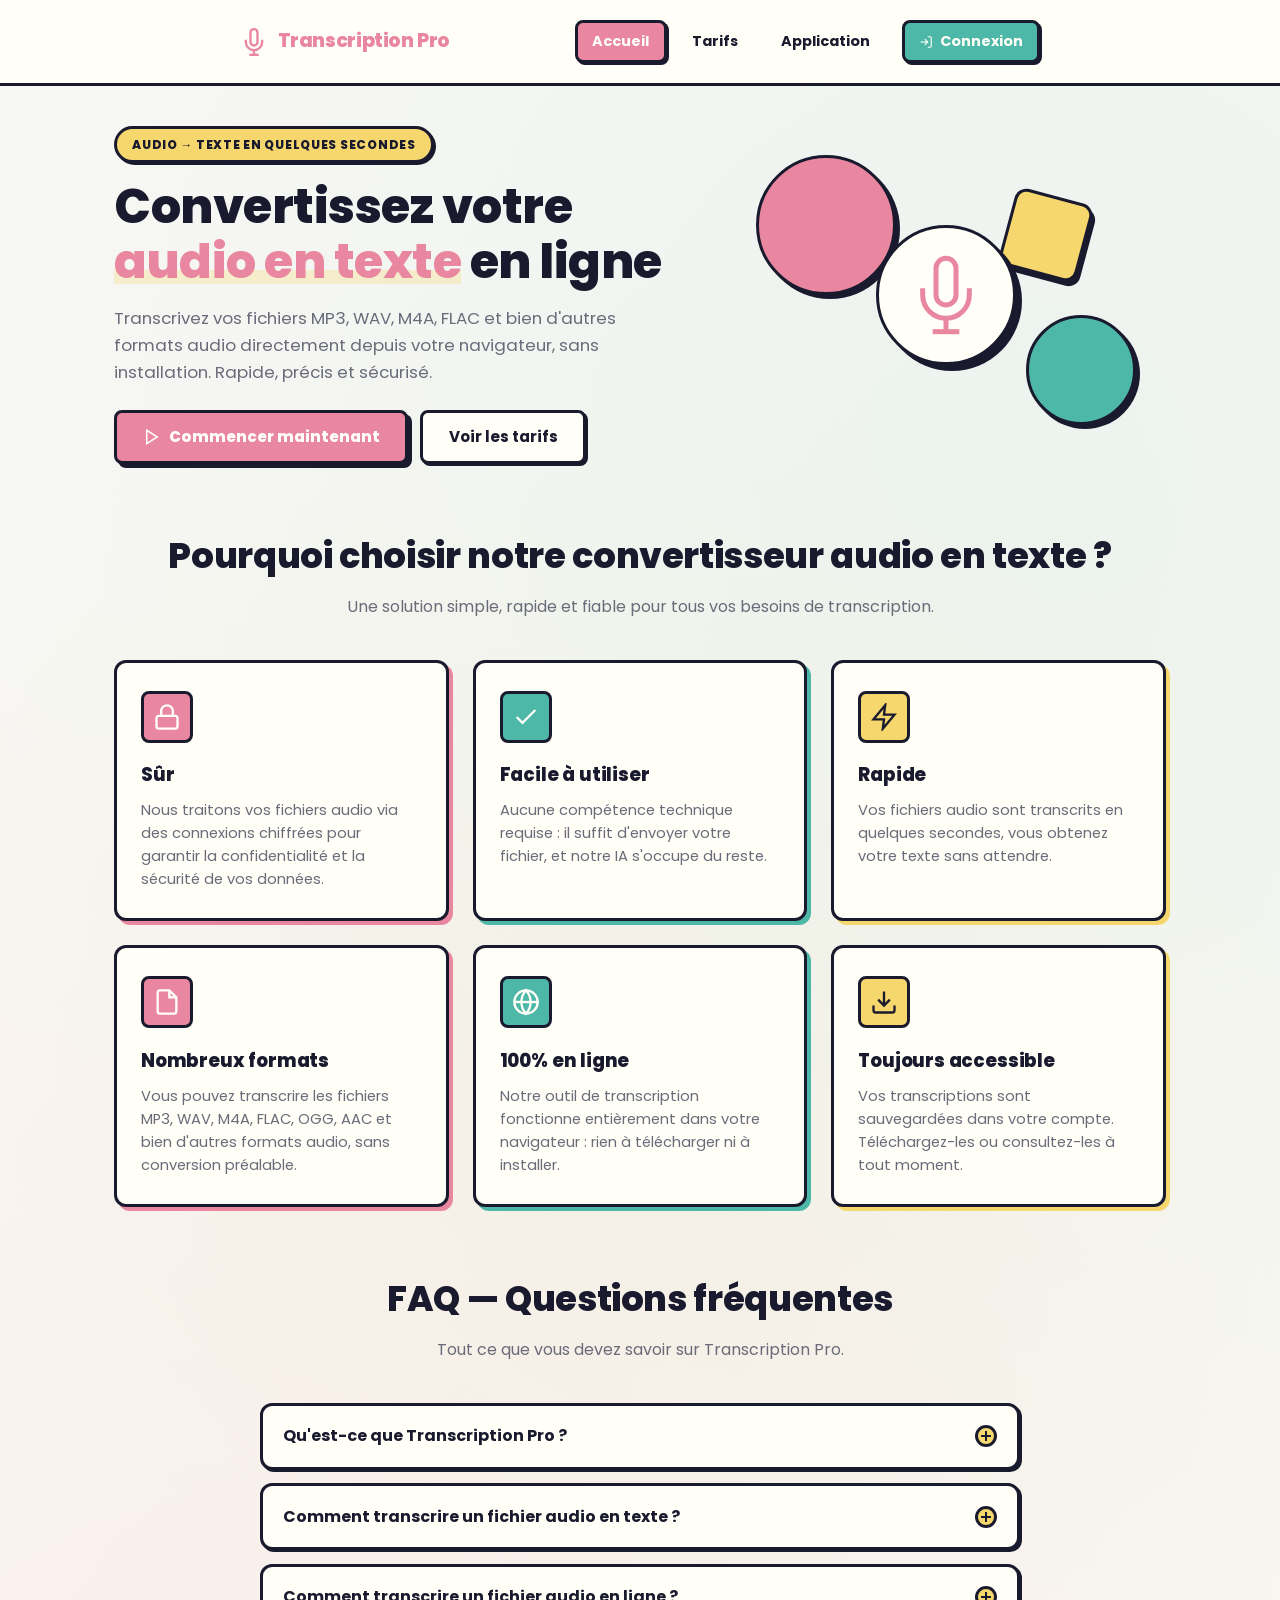
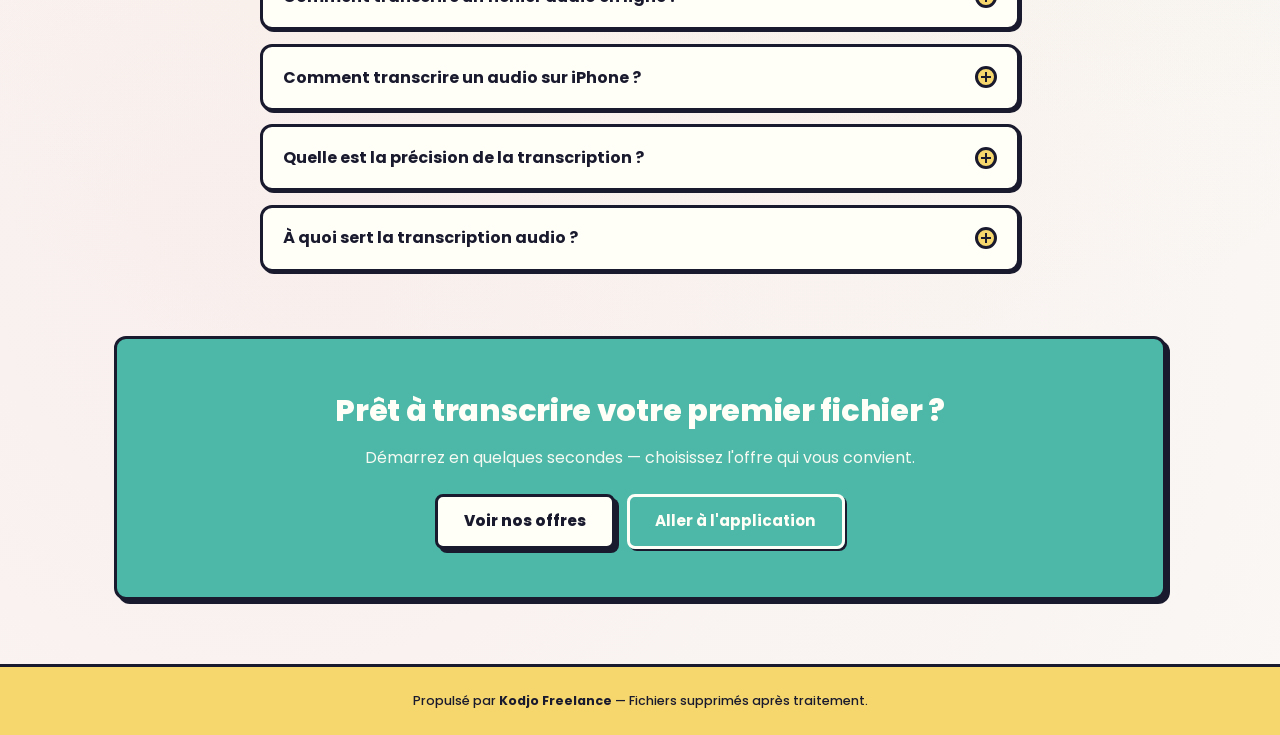
<file: frontend/index.html>
<!DOCTYPE html>
<html lang="fr">
<head>
  <meta charset="UTF-8" />
  <meta name="viewport" content="width=device-width, initial-scale=1.0" />
  <title>Transcription Pro — Convertir Audio en Texte en ligne</title>
  <meta name="description" content="Convertissez vos fichiers audio en texte rapidement, en toute sécurité. MP3, WAV, M4A, FLAC et plus encore." />
  <link rel="icon" href="favicon.ico" type="image/x-icon" />
  <link rel="preconnect" href="https://fonts.googleapis.com" />
  <link rel="preconnect" href="https://fonts.gstatic.com" crossorigin />
  <link rel="stylesheet" href="https://fonts.googleapis.com/css2?family=Poppins:wght@400;500;600;700;800&display=swap" />
  <link rel="stylesheet" href="style.css" />
</head>
<body class="page-home">

  <header>
    <div class="header-inner">
      <a href="index.html" class="logo">
        <svg width="28" height="28" viewBox="0 0 24 24" fill="none" stroke="currentColor" stroke-width="2">
          <path d="M12 1a3 3 0 0 0-3 3v8a3 3 0 0 0 6 0V4a3 3 0 0 0-3-3z"/>
          <path d="M19 10v2a7 7 0 0 1-14 0v-2"/>
          <line x1="12" y1="19" x2="12" y2="23"/>
          <line x1="8" y1="23" x2="16" y2="23"/>
        </svg>
        <span>Transcription Pro</span>
      </a>

      <nav class="main-nav">
        <a href="index.html" class="active">Accueil</a>
        <a href="pricing.html">Tarifs</a>
        <a href="app.html">Application</a>
        <a href="app.html" class="nav-login">
          <svg width="14" height="14" viewBox="0 0 24 24" fill="none" stroke="currentColor" stroke-width="2">
            <path d="M15 3h4a2 2 0 0 1 2 2v14a2 2 0 0 1-2 2h-4"/>
            <polyline points="10 17 15 12 10 7"/>
            <line x1="15" y1="12" x2="3" y2="12"/>
          </svg>
          Connexion
        </a>
      </nav>
    </div>
  </header>

  <main class="home-main">

    <!-- ═══════════════════════════════════════
         HERO
    ════════════════════════════════════════ -->
    <section class="hero">
      <div class="hero-content">
        <span class="hero-badge">Audio → Texte en quelques secondes</span>
        <h1>Convertissez votre <span class="hero-accent">audio en texte</span> en ligne</h1>
        <p class="hero-sub">
          Transcrivez vos fichiers MP3, WAV, M4A, FLAC et bien d'autres formats audio
          directement depuis votre navigateur, sans installation. Rapide, précis et sécurisé.
        </p>
        <div class="hero-cta">
          <a href="app.html" class="btn-primary">
            <svg width="18" height="18" viewBox="0 0 24 24" fill="none" stroke="currentColor" stroke-width="2">
              <polygon points="5 3 19 12 5 21 5 3"/>
            </svg>
            Commencer maintenant
          </a>
          <a href="pricing.html" class="btn-outline">Voir les tarifs</a>
        </div>
      </div>
      <div class="hero-visual" aria-hidden="true">
        <div class="hero-shape hero-shape--pink"></div>
        <div class="hero-shape hero-shape--teal"></div>
        <div class="hero-shape hero-shape--yellow"></div>
        <div class="hero-mic">
          <svg width="80" height="80" viewBox="0 0 24 24" fill="none" stroke="currentColor" stroke-width="1.5">
            <path d="M12 1a3 3 0 0 0-3 3v8a3 3 0 0 0 6 0V4a3 3 0 0 0-3-3z"/>
            <path d="M19 10v2a7 7 0 0 1-14 0v-2"/>
            <line x1="12" y1="19" x2="12" y2="23"/>
            <line x1="8" y1="23" x2="16" y2="23"/>
          </svg>
        </div>
      </div>
    </section>

    <!-- ═══════════════════════════════════════
         POURQUOI CHOISIR
    ════════════════════════════════════════ -->
    <section class="features">
      <h2 class="section-title">Pourquoi choisir notre convertisseur audio en texte&nbsp;?</h2>
      <p class="section-sub">
        Une solution simple, rapide et fiable pour tous vos besoins de transcription.
      </p>

      <div class="features-grid">

        <article class="feature-card feature-card--pink">
          <div class="feature-icon">
            <svg width="28" height="28" viewBox="0 0 24 24" fill="none" stroke="currentColor" stroke-width="2">
              <rect x="3" y="11" width="18" height="11" rx="2"/>
              <path d="M7 11V7a5 5 0 0 1 10 0v4"/>
            </svg>
          </div>
          <h3>Sûr</h3>
          <p>Nous traitons vos fichiers audio via des connexions chiffrées pour garantir
             la confidentialité et la sécurité de vos données.</p>
        </article>

        <article class="feature-card feature-card--teal">
          <div class="feature-icon">
            <svg width="28" height="28" viewBox="0 0 24 24" fill="none" stroke="currentColor" stroke-width="2">
              <polyline points="20 6 9 17 4 12"/>
            </svg>
          </div>
          <h3>Facile à utiliser</h3>
          <p>Aucune compétence technique requise : il suffit d'envoyer votre fichier,
             et notre IA s'occupe du reste.</p>
        </article>

        <article class="feature-card feature-card--yellow">
          <div class="feature-icon">
            <svg width="28" height="28" viewBox="0 0 24 24" fill="none" stroke="currentColor" stroke-width="2">
              <polygon points="13 2 3 14 12 14 11 22 21 10 12 10 13 2"/>
            </svg>
          </div>
          <h3>Rapide</h3>
          <p>Vos fichiers audio sont transcrits en quelques secondes, vous obtenez
             votre texte sans attendre.</p>
        </article>

        <article class="feature-card feature-card--pink">
          <div class="feature-icon">
            <svg width="28" height="28" viewBox="0 0 24 24" fill="none" stroke="currentColor" stroke-width="2">
              <path d="M14 2H6a2 2 0 0 0-2 2v16a2 2 0 0 0 2 2h12a2 2 0 0 0 2-2V8z"/>
              <polyline points="14 2 14 8 20 8"/>
            </svg>
          </div>
          <h3>Nombreux formats</h3>
          <p>Vous pouvez transcrire les fichiers MP3, WAV, M4A, FLAC, OGG, AAC et
             bien d'autres formats audio, sans conversion préalable.</p>
        </article>

        <article class="feature-card feature-card--teal">
          <div class="feature-icon">
            <svg width="28" height="28" viewBox="0 0 24 24" fill="none" stroke="currentColor" stroke-width="2">
              <circle cx="12" cy="12" r="10"/>
              <line x1="2" y1="12" x2="22" y2="12"/>
              <path d="M12 2a15.3 15.3 0 0 1 4 10 15.3 15.3 0 0 1-4 10 15.3 15.3 0 0 1-4-10 15.3 15.3 0 0 1 4-10z"/>
            </svg>
          </div>
          <h3>100% en ligne</h3>
          <p>Notre outil de transcription fonctionne entièrement dans votre navigateur :
             rien à télécharger ni à installer.</p>
        </article>

        <article class="feature-card feature-card--yellow">
          <div class="feature-icon">
            <svg width="28" height="28" viewBox="0 0 24 24" fill="none" stroke="currentColor" stroke-width="2">
              <path d="M21 15v4a2 2 0 0 1-2 2H5a2 2 0 0 1-2-2v-4"/>
              <polyline points="7 10 12 15 17 10"/>
              <line x1="12" y1="15" x2="12" y2="3"/>
            </svg>
          </div>
          <h3>Toujours accessible</h3>
          <p>Vos transcriptions sont sauvegardées dans votre compte. Téléchargez-les
             ou consultez-les à tout moment.</p>
        </article>

      </div>
    </section>

    <!-- ═══════════════════════════════════════
         FAQ
    ════════════════════════════════════════ -->
    <section class="faq">
      <h2 class="section-title">FAQ — Questions fréquentes</h2>
      <p class="section-sub">Tout ce que vous devez savoir sur Transcription Pro.</p>

      <div class="faq-list">

        <details class="faq-item">
          <summary>
            <span>Qu'est-ce que Transcription Pro&nbsp;?</span>
            <span class="faq-icon" aria-hidden="true"></span>
          </summary>
          <div class="faq-content">
            <p>Transcription Pro est un service en ligne qui convertit automatiquement vos
               fichiers audio en texte grâce à l'intelligence artificielle. Il prend en charge
               de nombreux formats (MP3, WAV, M4A, FLAC, OGG…) et plusieurs langues, dont le
               français, l'anglais, l'espagnol et bien d'autres.</p>
          </div>
        </details>

        <details class="faq-item">
          <summary>
            <span>Comment transcrire un fichier audio en texte&nbsp;?</span>
            <span class="faq-icon" aria-hidden="true"></span>
          </summary>
          <div class="faq-content">
            <p>C'est très simple : connectez-vous, glissez-déposez votre fichier audio
               (ou cliquez sur «&nbsp;Parcourir&nbsp;»), choisissez la langue, puis lancez
               la transcription. Vous obtenez le résultat en quelques secondes, prêt à être
               copié ou exporté au format TXT, SRT ou Word.</p>
          </div>
        </details>

        <details class="faq-item">
          <summary>
            <span>Comment transcrire un fichier audio en ligne&nbsp;?</span>
            <span class="faq-icon" aria-hidden="true"></span>
          </summary>
          <div class="faq-content">
            <p>Tout se passe directement dans votre navigateur, sans téléchargement
               d'application. Il vous suffit d'aller sur la page «&nbsp;Application&nbsp;»,
               de vous identifier avec votre code d'accès, puis d'envoyer votre fichier.
               Le traitement est effectué côté serveur, vous récupérez ensuite la transcription.</p>
          </div>
        </details>

        <details class="faq-item">
          <summary>
            <span>Comment transcrire un audio sur iPhone&nbsp;?</span>
            <span class="faq-icon" aria-hidden="true"></span>
          </summary>
          <div class="faq-content">
            <p>Notre service est entièrement compatible avec les iPhone et iPad. Ouvrez
               simplement le site dans Safari, connectez-vous puis envoyez l'enregistrement
               vocal ou n'importe quel fichier audio depuis votre appareil. Aucune application
               à installer.</p>
          </div>
        </details>

        <details class="faq-item">
          <summary>
            <span>Quelle est la précision de la transcription&nbsp;?</span>
            <span class="faq-icon" aria-hidden="true"></span>
          </summary>
          <div class="faq-content">
            <p>Nous utilisons des modèles d'IA de pointe (Cohere et Whisper) qui offrent
               une excellente précision, en particulier pour les audios clairs. Pour les
               enregistrements à plusieurs interlocuteurs, vous pouvez activer le mode
               «&nbsp;diarisation&nbsp;» pour identifier qui parle et quand.</p>
          </div>
        </details>

        <details class="faq-item">
          <summary>
            <span>À quoi sert la transcription audio&nbsp;?</span>
            <span class="faq-icon" aria-hidden="true"></span>
          </summary>
          <div class="faq-content">
            <p>La transcription audio est utile pour de nombreux usages : transcrire des
               entretiens, des cours, des podcasts, transformer des enregistrements de
               réunions en comptes-rendus écrits, ou tout simplement obtenir une version
               texte de n'importe quel contenu parlé. Dès que vous avez besoin de l'écrit
               à partir de la voix, un convertisseur audio-vers-texte vous fait gagner un
               temps précieux.</p>
          </div>
        </details>

      </div>
    </section>

    <!-- ═══════════════════════════════════════
         CTA Final
    ════════════════════════════════════════ -->
    <section class="cta-final">
      <h2>Prêt à transcrire votre premier fichier&nbsp;?</h2>
      <p>Démarrez en quelques secondes — choisissez l'offre qui vous convient.</p>
      <div class="hero-cta">
        <a href="pricing.html" class="btn-primary">Voir nos offres</a>
        <a href="app.html" class="btn-outline">Aller à l'application</a>
      </div>
    </section>

  </main>

  <footer>
    <p>Propulsé par <strong>Kodjo Freelance</strong> &mdash; Fichiers supprimés après traitement.</p>
  </footer>

  <script src="home.js"></script>
</body>
</html>
</file>
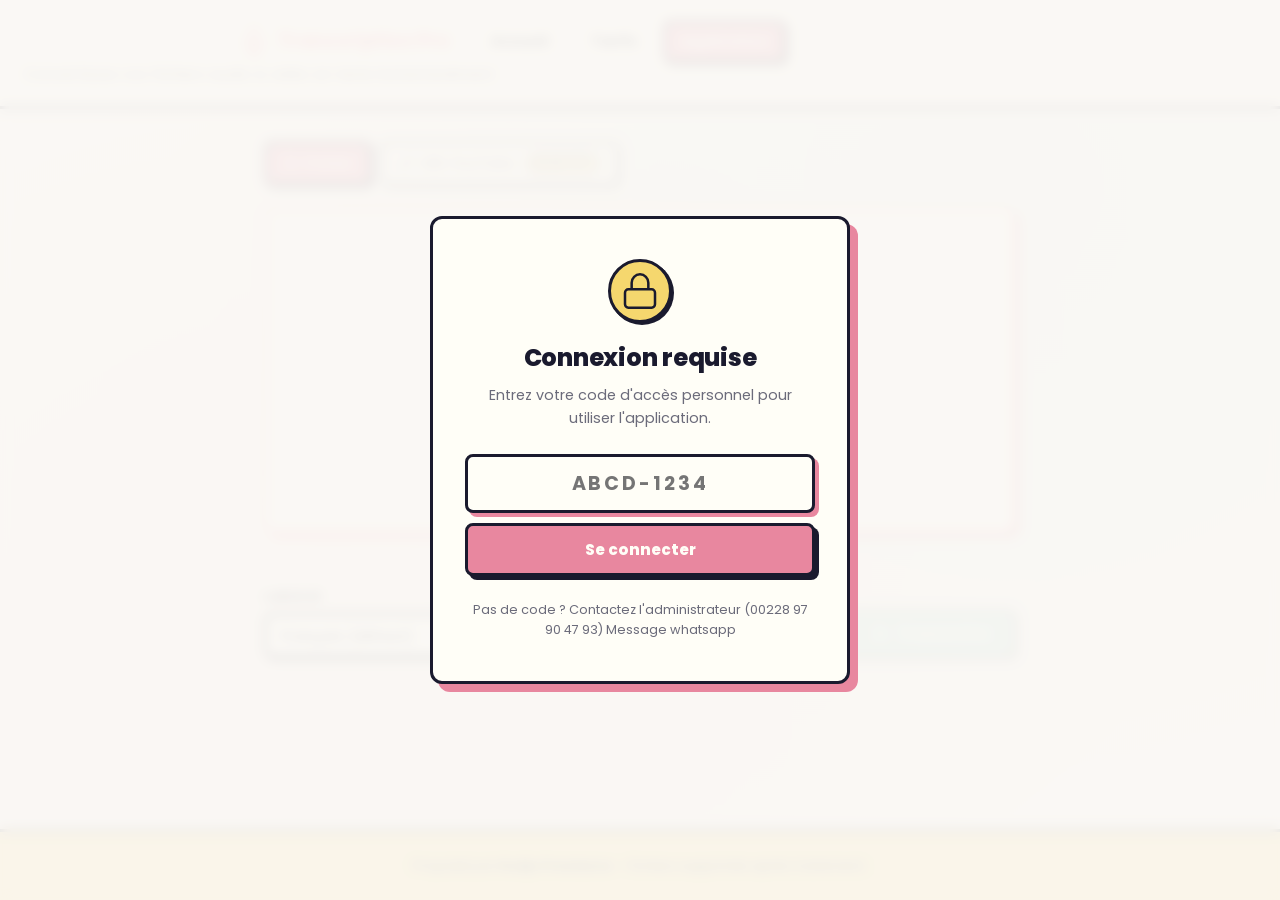
<file: frontend/app.html>
<!DOCTYPE html>
<html lang="fr">
<head>
  <meta charset="UTF-8" />
  <meta name="viewport" content="width=device-width, initial-scale=1.0" />
  <title>Transcription Pro</title>
  <link rel="icon" href="favicon.ico" type="image/x-icon" />
  <link rel="preconnect" href="https://fonts.googleapis.com" />
  <link rel="preconnect" href="https://fonts.gstatic.com" crossorigin />
  <link rel="stylesheet" href="https://fonts.googleapis.com/css2?family=Poppins:wght@400;500;600;700;800&display=swap" />
  <link rel="stylesheet" href="style.css" />
</head>
<body>

  <header>
    <div class="header-inner">
      <a href="index.html" class="logo">
        <svg width="28" height="28" viewBox="0 0 24 24" fill="none" stroke="currentColor" stroke-width="2">
          <path d="M12 1a3 3 0 0 0-3 3v8a3 3 0 0 0 6 0V4a3 3 0 0 0-3-3z"/>
          <path d="M19 10v2a7 7 0 0 1-14 0v-2"/>
          <line x1="12" y1="19" x2="12" y2="23"/>
          <line x1="8" y1="23" x2="16" y2="23"/>
        </svg>
        <span>Transcription Pro</span>
      </a>

      <nav class="main-nav">
        <a href="index.html">Accueil</a>
        <a href="pricing.html">Tarifs</a>
        <a href="app.html" class="active">Application</a>
      </nav>

      <!-- Widget utilisateur -->
      <div id="user-widget" class="user-widget hidden">
        <div id="credits-badge" class="credits-badge" title="Crédits restants">
          <svg width="14" height="14" viewBox="0 0 24 24" fill="none" stroke="currentColor" stroke-width="2">
            <circle cx="12" cy="12" r="10"/>
            <path d="M8 12h8M12 8v8"/>
          </svg>
          <span id="credits-count">—</span>
        </div>
        <a id="admin-link" href="admin.html" class="user-btn hidden" title="Administration">⚙️ Admin</a>
        <button id="logout-btn" class="user-btn" title="Se déconnecter">Déconnexion</button>
      </div>
    </div>
    <p class="tagline">Convertissez vos fichiers audio &amp; vidéo en texte instantanément</p>
  </header>

  <!-- ═══════════════════════════════════════
       Overlay de connexion
  ════════════════════════════════════════ -->
  <div id="login-overlay" class="login-overlay hidden">
    <div class="login-card">
      <div class="login-icon">
        <svg width="40" height="40" viewBox="0 0 24 24" fill="none" stroke="currentColor" stroke-width="1.5">
          <rect x="3" y="11" width="18" height="11" rx="2" ry="2"/>
          <path d="M7 11V7a5 5 0 0 1 10 0v4"/>
        </svg>
      </div>
      <h2>Connexion requise</h2>
      <p class="login-sub">Entrez votre code d'accès personnel pour utiliser l'application.</p>

      <form id="login-form">
        <input
          type="text"
          id="login-code"
          placeholder="ABCD-1234"
          autocomplete="off"
          spellcheck="false"
          required
          autofocus
        />
        <button type="submit" id="login-submit">Se connecter</button>
      </form>

      <p id="login-error" class="login-error hidden"></p>

      <p class="login-help">
        Pas de code ? <span id="login-contact">Contactez l'administrateur (00228 97 90 47 93) Message whatsapp</span>
      </p>
    </div>
  </div>

  <main>

    <!-- Bannière d'erreur -->
    <div id="error-banner" class="error-banner hidden" role="alert">
      <svg width="18" height="18" viewBox="0 0 24 24" fill="none" stroke="currentColor" stroke-width="2">
        <circle cx="12" cy="12" r="10"/><line x1="12" y1="8" x2="12" y2="12"/>
        <line x1="12" y1="16" x2="12.01" y2="16"/>
      </svg>
      <span id="error-message"></span>
      <button id="error-dismiss" aria-label="Fermer">&times;</button>
    </div>

    <!-- ═══════════════════════════════════════
         SECTION 1 — Upload
    ════════════════════════════════════════ -->
    <section id="upload-section">

      <!-- Onglets Fichier / URL -->
      <div class="input-tabs">
        <button class="input-tab active" data-input="file">
          <svg width="15" height="15" viewBox="0 0 24 24" fill="none" stroke="currentColor" stroke-width="2"><path d="M14 2H6a2 2 0 0 0-2 2v16a2 2 0 0 0 2 2h12a2 2 0 0 0 2-2V8z"/><polyline points="14 2 14 8 20 8"/></svg>
          Fichier
        </button>
        <button class="input-tab" data-input="url" disabled title="Bientôt disponible">
          <svg width="15" height="15" viewBox="0 0 24 24" fill="none" stroke="currentColor" stroke-width="2"><path d="M10 13a5 5 0 0 0 7.54.54l3-3a5 5 0 0 0-7.07-7.07l-1.72 1.71"/><path d="M14 11a5 5 0 0 0-7.54-.54l-3 3a5 5 0 0 0 7.07 7.07l1.71-1.71"/></svg>
          URL YouTube
          <span class="badge-soon">Bientôt</span>
        </button>
      </div>

      <!-- Panneau Fichier -->
      <div id="panel-file">
      <div id="drop-zone" tabindex="0" role="button" aria-label="Zone de dépôt de fichier">
        <div class="drop-icon">
          <svg width="48" height="48" viewBox="0 0 24 24" fill="none" stroke="currentColor" stroke-width="1.5">
            <path d="M21 15v4a2 2 0 0 1-2 2H5a2 2 0 0 1-2-2v-4"/>
            <polyline points="17 8 12 3 7 8"/>
            <line x1="12" y1="3" x2="12" y2="15"/>
          </svg>
        </div>
        <p class="drop-title">Glissez-déposez votre fichier audio ici</p>
        <p class="drop-sub">ou</p>
        <button id="browse-btn" type="button">Parcourir les fichiers</button>
        <p class="formats">MP3 · WAV · M4A · OGG · FLAC · AAC</p>
        <p class="max-size">Taille max : 500 Mo (découpage automatique)</p>
        <input
          type="file"
          id="file-input"
          hidden
          accept=".mp3,.wav,.m4a,.ogg,.flac,.aac"
        />
      </div>
      </div><!-- fin panel-file -->

      <!-- Panneau URL -->
      <div id="panel-url" class="hidden">
        <div class="url-input-card">
          <div class="url-input-icon">
            <svg width="36" height="36" viewBox="0 0 24 24" fill="none" stroke="currentColor" stroke-width="1.5">
              <path d="M22.54 6.42a2.78 2.78 0 0 0-1.95-1.96C18.88 4 12 4 12 4s-6.88 0-8.59.46A2.78 2.78 0 0 0 1.46 6.42 29 29 0 0 0 1 12a29 29 0 0 0 .46 5.58 2.78 2.78 0 0 0 1.95 1.96C5.12 20 12 20 12 20s6.88 0 8.59-.46a2.78 2.78 0 0 0 1.95-1.96A29 29 0 0 0 23 12a29 29 0 0 0-.46-5.58z"/>
              <polygon points="9.75 15.02 15.5 12 9.75 8.98 9.75 15.02"/>
            </svg>
          </div>
          <p class="url-input-title">Collez un lien YouTube</p>
          <p class="url-input-sub">Fonctionne aussi avec Vimeo, Twitter/X, Facebook…</p>
          <div class="url-field-row">
            <input
              type="url"
              id="url-input"
              placeholder="https://www.youtube.com/watch?v=..."
              autocomplete="off"
              spellcheck="false"
            />
            <button id="url-paste-btn" type="button" title="Coller depuis le presse-papiers">
              <svg width="15" height="15" viewBox="0 0 24 24" fill="none" stroke="currentColor" stroke-width="2"><path d="M16 4h2a2 2 0 0 1 2 2v14a2 2 0 0 1-2 2H6a2 2 0 0 1-2-2V6a2 2 0 0 1 2-2h2"/><rect x="8" y="2" width="8" height="4" rx="1" ry="1"/></svg>
            </button>
          </div>
          <p id="url-meta" class="url-meta hidden"></p>
        </div>
      </div><!-- fin panel-url -->

      <div class="options-row">

        <!-- Sélection de la langue -->
        <div class="option-group">
          <label for="language-select">Langue</label>
          <select id="language-select">
            <option value="auto">Français (défaut)</option>
            <option value="fr">Français</option>
            <option value="en">English</option>
            <option value="es">Español</option>
            <option value="it">Italiano</option>
            <option value="de">Deutsch</option>
            <option value="pt">Português</option>
            <option value="ja">日本語</option>
            <option value="zh">中文</option>
            <option value="ar">العربية</option>
            <option value="ru">Русский</option>
            <option value="ko">한국어</option>
            <option value="nl">Nederlands</option>
            <option value="pl">Polski</option>
          </select>
        </div>

        <!-- Toggle diarisation -->
        <div class="option-group option-group--toggle">
          <label>Mode</label>
          <div class="toggle-row">
            <label class="toggle-switch" title="Identifier les interlocuteurs (nécessite HF_TOKEN)">
              <input type="checkbox" id="diarize-toggle" />
              <span class="toggle-slider"></span>
            </label>
            <span class="toggle-label" id="mode-label">Transcription simple</span>
          </div>
          <p class="toggle-hint" id="diarize-hint">
            Activez pour identifier les interlocuteurs &amp; horodater chaque prise de parole
          </p>
        </div>

        <!-- Bouton Transcrire -->
        <button id="transcribe-btn" type="button" disabled>
          <svg width="18" height="18" viewBox="0 0 24 24" fill="none" stroke="currentColor" stroke-width="2">
            <polygon points="5 3 19 12 5 21 5 3"/>
          </svg>
          Transcrire
        </button>

      </div>
    </section>

    <!-- ═══════════════════════════════════════
         SECTION 2 — Progression
    ════════════════════════════════════════ -->
    <section id="progress-section" class="hidden">
      <div class="progress-card">
        <div class="progress-icon">
          <svg width="40" height="40" viewBox="0 0 24 24" fill="none" stroke="currentColor" stroke-width="1.5" class="spin">
            <path d="M21 12a9 9 0 1 1-6.219-8.56"/>
          </svg>
        </div>
        <p id="progress-label">Chargement du fichier...</p>
        <div id="progress-bar-container">
          <div id="progress-bar"></div>
        </div>
        <p id="progress-pct">0%</p>
        <p id="progress-detail" class="progress-detail hidden"></p>
      </div>
    </section>

    <!-- ═══════════════════════════════════════
         SECTION 3 — Résultats
    ════════════════════════════════════════ -->
    <section id="results-section" class="hidden">

      <div class="results-header">
        <h2>Transcription terminée</h2>
        <div id="result-meta" class="meta-chips">
          <span id="meta-language" class="chip"></span>
          <span id="meta-duration" class="chip"></span>
          <span id="meta-chunks"   class="chip hidden"></span>
          <span id="meta-speakers" class="chip chip--speakers hidden"></span>
        </div>
      </div>

      <!-- Onglets vue texte / vue interlocuteurs -->
      <div id="view-tabs" class="view-tabs hidden">
        <button class="tab-btn active" data-tab="text">📄 Texte brut</button>
        <button class="tab-btn"        data-tab="speakers">🎙️ Par interlocuteur</button>
      </div>

      <!-- Vue texte brut -->
      <div id="tab-text" class="tab-panel">
        <div class="textarea-wrapper">
          <textarea id="transcript-output" readonly placeholder="La transcription apparaîtra ici..."></textarea>
          <button id="copy-btn" class="copy-btn" title="Copier le texte">
            <svg width="16" height="16" viewBox="0 0 24 24" fill="none" stroke="currentColor" stroke-width="2">
              <rect x="9" y="9" width="13" height="13" rx="2" ry="2"/>
              <path d="M5 15H4a2 2 0 0 1-2-2V4a2 2 0 0 1 2-2h9a2 2 0 0 1 2 2v1"/>
            </svg>
          </button>
        </div>
      </div>

      <!-- Vue interlocuteurs (diarisation) -->
      <div id="tab-speakers" class="tab-panel hidden">
        <div id="speakers-view"></div>
      </div>

      <!-- Boutons d'export -->
      <div class="export-section">
        <p class="export-label">Exporter en :</p>
        <div id="export-buttons">
          <button id="export-txt" class="btn-export">
            <span class="export-icon">TXT</span>
            Texte brut (.txt)
          </button>
          <button id="export-srt" class="btn-export">
            <span class="export-icon">SRT</span>
            Sous-titres (.srt)
          </button>
          <button id="export-docx" class="btn-export">
            <span class="export-icon">DOC</span>
            Word (.docx)
          </button>
        </div>
      </div>

      <button id="new-transcription-btn" type="button" class="btn-secondary">
        ← Nouvelle transcription
      </button>

    </section>

  </main>

  <footer>
    <p>Propulsé par <strong>Kodjo Freelance</strong> &mdash; Fichiers supprimés après traitement.</p>
  </footer>

  <script src="app.js"></script>
</body>
</html>
</file>
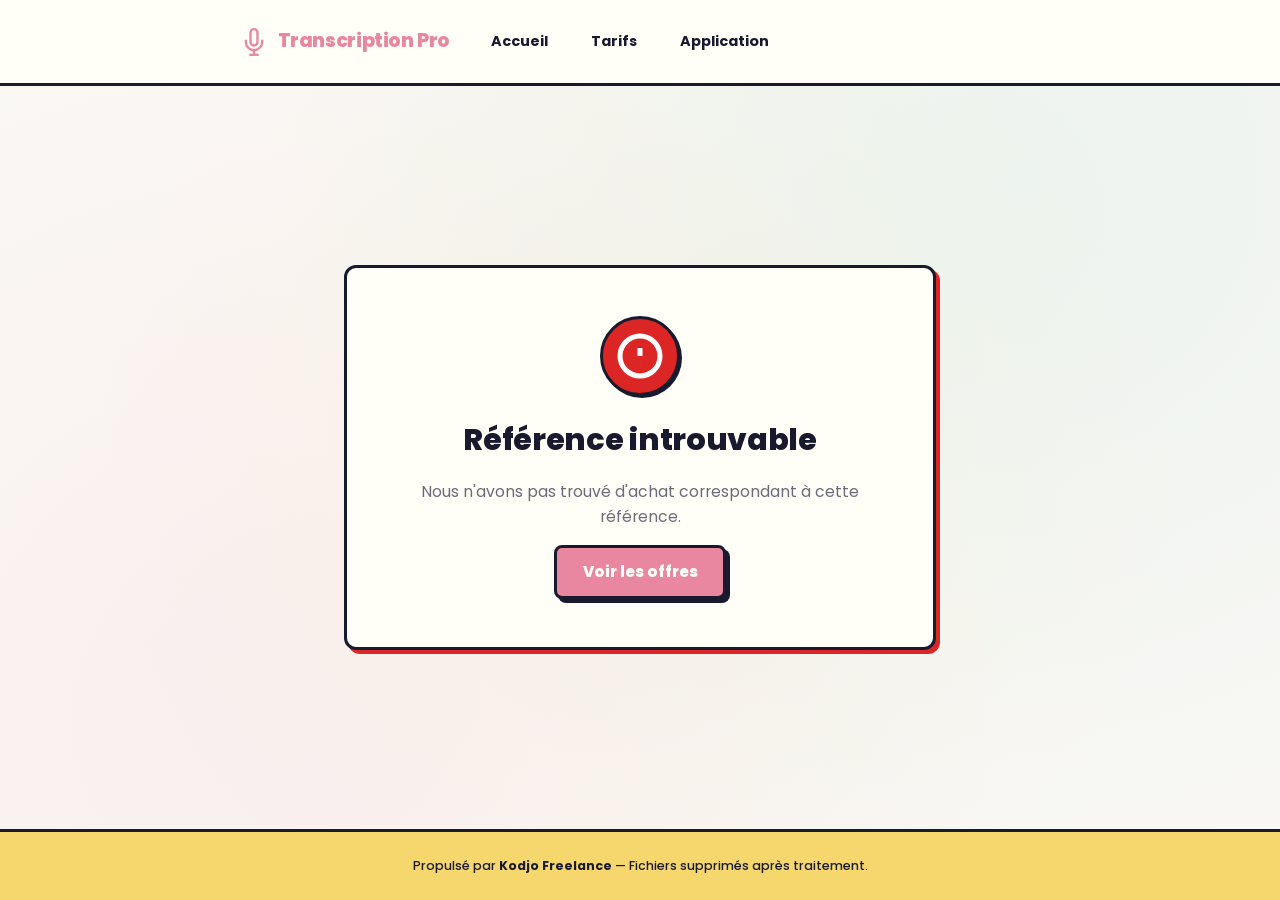
<file: frontend/success.html>
<!DOCTYPE html>
<html lang="fr">
<head>
  <meta charset="UTF-8" />
  <meta name="viewport" content="width=device-width, initial-scale=1.0" />
  <title>Paiement réussi — Transcription Pro</title>
  <link rel="icon" href="favicon.ico" type="image/x-icon" />
  <link rel="preconnect" href="https://fonts.googleapis.com" />
  <link rel="preconnect" href="https://fonts.gstatic.com" crossorigin />
  <link rel="stylesheet" href="https://fonts.googleapis.com/css2?family=Poppins:wght@400;500;600;700;800&display=swap" />
  <link rel="stylesheet" href="style.css" />
</head>
<body class="page-success">

  <header>
    <div class="header-inner">
      <a href="index.html" class="logo">
        <svg width="28" height="28" viewBox="0 0 24 24" fill="none" stroke="currentColor" stroke-width="2">
          <path d="M12 1a3 3 0 0 0-3 3v8a3 3 0 0 0 6 0V4a3 3 0 0 0-3-3z"/>
          <path d="M19 10v2a7 7 0 0 1-14 0v-2"/>
          <line x1="12" y1="19" x2="12" y2="23"/>
          <line x1="8" y1="23" x2="16" y2="23"/>
        </svg>
        <span>Transcription Pro</span>
      </a>

      <nav class="main-nav">
        <a href="index.html">Accueil</a>
        <a href="pricing.html">Tarifs</a>
        <a href="app.html">Application</a>
      </nav>
    </div>
  </header>

  <main class="success-main">

    <!-- ─── État : en attente du webhook ──────────────────── -->
    <section id="state-pending" class="success-card success-card--pending">
      <div class="success-spinner">
        <svg width="56" height="56" viewBox="0 0 24 24" fill="none" stroke="currentColor" stroke-width="2" class="spin">
          <path d="M21 12a9 9 0 1 1-6.219-8.56"/>
        </svg>
      </div>
      <h1>Paiement en cours de validation…</h1>
      <p>
        Merci&nbsp;! Nous attendons la confirmation de votre paiement.
        Cette étape ne prend généralement que quelques secondes.
      </p>
      <p class="success-sub">Ne fermez pas cette page.</p>
    </section>

    <!-- ─── État : paiement réussi, code prêt ────────────── -->
    <section id="state-paid" class="success-card success-card--paid hidden">
      <div class="success-icon success-icon--check">
        <svg width="48" height="48" viewBox="0 0 24 24" fill="none" stroke="currentColor" stroke-width="2.5">
          <polyline points="20 6 9 17 4 12"/>
        </svg>
      </div>
      <h1>Paiement confirmé&nbsp;!</h1>
      <p class="success-text">
        Voici votre <strong>code d'accès personnel</strong>. Conservez-le précieusement,
        il vous permet de vous connecter à l'application.
      </p>

      <div class="code-box">
        <span id="user-code" class="user-code">—</span>
        <button type="button" id="copy-code-btn" class="copy-code-btn" title="Copier le code">
          <svg width="18" height="18" viewBox="0 0 24 24" fill="none" stroke="currentColor" stroke-width="2">
            <rect x="9" y="9" width="13" height="13" rx="2"/>
            <path d="M5 15H4a2 2 0 0 1-2-2V4a2 2 0 0 1 2-2h9a2 2 0 0 1 2 2v1"/>
          </svg>
          <span id="copy-code-label">Copier</span>
        </button>
      </div>

      <p class="credits-line">
        <strong id="credits-granted">—</strong> crédits ajoutés à votre compte.
      </p>

      <div class="success-actions">
        <a href="app.html" class="btn-primary">
          <svg width="18" height="18" viewBox="0 0 24 24" fill="none" stroke="currentColor" stroke-width="2">
            <polygon points="5 3 19 12 5 21 5 3"/>
          </svg>
          Accéder à l'application
        </a>
        <a href="index.html" class="btn-outline">Retour à l'accueil</a>
      </div>

      <p class="success-help">
        Une copie de votre code a également été enregistrée pour votre adresse
        <strong id="customer-email-display"></strong>.
      </p>
    </section>

    <!-- ─── État : paiement échoué ────────────────────────── -->
    <section id="state-failed" class="success-card success-card--failed hidden">
      <div class="success-icon success-icon--error">
        <svg width="48" height="48" viewBox="0 0 24 24" fill="none" stroke="currentColor" stroke-width="2.5">
          <line x1="18" y1="6" x2="6" y2="18"/>
          <line x1="6" y1="6" x2="18" y2="18"/>
        </svg>
      </div>
      <h1>Paiement non finalisé</h1>
      <p>
        Votre paiement n'a pas pu être confirmé. Aucun montant n'a été débité
        si vous n'avez pas finalisé la transaction.
      </p>
      <div class="success-actions">
        <a href="pricing.html" class="btn-primary">Réessayer</a>
        <a href="https://wa.me/22897904793" target="_blank" rel="noopener" class="btn-outline">
          Contacter le support
        </a>
      </div>
    </section>

    <!-- ─── État : temps d'attente dépassé ─────────────── -->
    <section id="state-timeout" class="success-card success-card--timeout hidden">
      <div class="success-icon success-icon--warn">
        <svg width="48" height="48" viewBox="0 0 24 24" fill="none" stroke="currentColor" stroke-width="2">
          <circle cx="12" cy="12" r="10"/>
          <polyline points="12 6 12 12 16 14"/>
        </svg>
      </div>
      <h1>Validation en cours…</h1>
      <p>
        Le paiement prend plus de temps que prévu. Pas d'inquiétude&nbsp;:
        nous recevons toujours la confirmation directement de Chariow.
        Votre code vous sera envoyé par email dès validation.
      </p>
      <p class="success-sub">
        Référence&nbsp;: <code id="ref-display">—</code>
      </p>
      <div class="success-actions">
        <a href="https://wa.me/22897904793" target="_blank" rel="noopener" class="btn-primary">
          Contacter le support
        </a>
        <a href="index.html" class="btn-outline">Retour à l'accueil</a>
      </div>
    </section>

    <!-- ─── État : référence inconnue ────────────────────── -->
    <section id="state-not-found" class="success-card success-card--failed hidden">
      <div class="success-icon success-icon--error">
        <svg width="48" height="48" viewBox="0 0 24 24" fill="none" stroke="currentColor" stroke-width="2.5">
          <circle cx="12" cy="12" r="10"/>
          <line x1="12" y1="8" x2="12" y2="12"/>
          <line x1="12" y1="16" x2="12.01" y2="16"/>
        </svg>
      </div>
      <h1>Référence introuvable</h1>
      <p>Nous n'avons pas trouvé d'achat correspondant à cette référence.</p>
      <div class="success-actions">
        <a href="pricing.html" class="btn-primary">Voir les offres</a>
      </div>
    </section>

  </main>

  <footer>
    <p>Propulsé par <strong>Kodjo Freelance</strong> &mdash; Fichiers supprimés après traitement.</p>
  </footer>

  <script src="success.js"></script>
</body>
</html>
</file>
<file: frontend/style.css>
/* ═══════════════════════════════════════════════════════════
   THÈME MEMPHIS — Playful, geometric, bold colors
   ═══════════════════════════════════════════════════════════ */

:root {
  /* Couleurs */
  --bg:           #faf8f5;
  --surface:      #fffef7;
  --surface2:     #f5d76e;          /* jaune accent */
  --border:       #1a1a2e;          /* bordures noires Memphis */
  --text:         #1a1a2e;
  --muted:        #6b6b7a;

  --accent:       #e8879f;          /* rose primaire */
  --accent-hover: #db6e8c;
  --accent-light: rgba(232, 135, 159, 0.18);

  --secondary:    #4db8a8;          /* turquoise secondaire */
  --secondary-light: rgba(77, 184, 168, 0.18);

  --yellow:       #f5d76e;
  --yellow-light: rgba(245, 215, 110, 0.30);

  --error:        #dc2626;
  --error-bg:     rgba(220, 38, 38, 0.12);
  --success:      #4db8a8;

  /* Géométrie */
  --radius:       12px;
  --radius-sm:    8px;
  --bw:           3px;              /* border-width Memphis */

  /* Ombres dures décalées (signature Memphis) */
  --shadow:        4px 4px 0 #1a1a2e;
  --shadow-sm:     2px 2px 0 #1a1a2e;
  --shadow-pink:   4px 4px 0 #e8879f;
  --shadow-teal:   4px 4px 0 #4db8a8;
  --shadow-yellow: 4px 4px 0 #f5d76e;

  --transition:   0.12s ease;

  /* Couleurs des interlocuteurs (palette Memphis) */
  --spk-1: #e8879f;
  --spk-2: #4db8a8;
  --spk-3: #f5d76e;
  --spk-4: #ff8c42;
  --spk-5: #9b6bd6;
  --spk-6: #5db3e3;
}

/* ─── Reset ───────────────────────────────────────────────── */
*, *::before, *::after { box-sizing: border-box; margin: 0; padding: 0; }

/* ─── Base ────────────────────────────────────────────────── */
body {
  background: var(--bg);
  color: var(--text);
  font-family: 'Poppins', -apple-system, BlinkMacSystemFont, "Segoe UI", Roboto, sans-serif;
  font-size: 16px;
  line-height: 1.6;
  min-height: 100vh;
  display: flex;
  flex-direction: column;
  /* Motif Memphis subtil en arrière-plan */
  background-image:
    radial-gradient(circle at 20% 80%, rgba(232,135,159,0.08) 0, transparent 60%),
    radial-gradient(circle at 80% 20%, rgba(77,184,168,0.08) 0, transparent 60%),
    radial-gradient(circle at 50% 50%, rgba(245,215,110,0.08) 0, transparent 70%);
}

h1, h2, h3, h4 { font-family: 'Poppins', sans-serif; font-weight: 700; letter-spacing: -0.01em; }

/* ─── Header ──────────────────────────────────────────────── */
header {
  background: var(--surface);
  border-bottom: var(--bw) solid var(--border);
  padding: 1.25rem 1.5rem;
}

.header-inner {
  max-width: 800px;
  margin: 0 auto;
  display: flex;
  align-items: center;
  gap: 1.5rem;
  flex-wrap: wrap;
}

.logo {
  display: flex;
  align-items: center;
  gap: 0.6rem;
  color: var(--accent);
  font-size: 1.2rem;
  font-weight: 800;
  letter-spacing: -0.02em;
}

.tagline { color: var(--muted); font-size: 0.875rem; font-weight: 500; }

/* ─── Main ────────────────────────────────────────────────── */
main {
  flex: 1;
  max-width: 800px;
  width: 100%;
  margin: 0 auto;
  padding: 2rem 1.5rem;
  display: flex;
  flex-direction: column;
  gap: 1.5rem;
}

/* ─── Bannière d'erreur ───────────────────────────────────── */
.error-banner {
  display: flex;
  align-items: center;
  gap: 0.75rem;
  background: var(--error-bg);
  border: var(--bw) solid var(--error);
  border-radius: var(--radius-sm);
  padding: 0.875rem 1rem;
  color: var(--error);
  font-size: 0.9rem;
  font-weight: 500;
  box-shadow: var(--shadow-sm);
}
.error-banner svg { flex-shrink: 0; stroke: var(--error); }
.error-banner span { flex: 1; }

#error-dismiss {
  background: none;
  border: none;
  color: var(--error);
  font-size: 1.25rem;
  cursor: pointer;
  padding: 0 0.25rem;
  line-height: 1;
  transition: opacity var(--transition);
}
#error-dismiss:hover { opacity: 0.6; }

/* ─── Onglets Fichier / URL ───────────────────────────────── */
.input-tabs {
  display: flex;
  gap: 0.5rem;
  margin-bottom: 1.25rem;
}

.input-tab {
  display: flex;
  align-items: center;
  gap: 0.4rem;
  background: var(--surface);
  border: var(--bw) solid var(--border);
  border-radius: var(--radius-sm);
  color: var(--text);
  padding: 0.55rem 1rem;
  font-family: inherit;
  font-size: 0.875rem;
  font-weight: 600;
  cursor: pointer;
  transition: transform var(--transition), box-shadow var(--transition);
  box-shadow: var(--shadow-sm);
}
.input-tab:hover:not(:disabled) {
  transform: translate(-1px, -1px);
  box-shadow: 3px 3px 0 var(--border);
}
.input-tab.active {
  background: var(--accent);
  color: var(--surface);
}
.input-tab:disabled {
  opacity: 0.55;
  cursor: not-allowed;
  box-shadow: var(--shadow-sm);
  transform: none;
}

.badge-soon {
  display: inline-block;
  background: var(--yellow);
  color: var(--text);
  border: 2px solid var(--border);
  border-radius: 999px;
  padding: 0.05rem 0.45rem;
  font-size: 0.65rem;
  font-weight: 800;
  text-transform: uppercase;
  letter-spacing: 0.05em;
  margin-left: 0.35rem;
}

/* ─── Panneau URL ─────────────────────────────────────────── */
.url-input-card {
  background: var(--surface);
  border: var(--bw) dashed var(--accent);
  border-radius: var(--radius);
  padding: 2.5rem 2rem;
  text-align: center;
  display: flex;
  flex-direction: column;
  align-items: center;
  gap: 0.75rem;
  box-shadow: var(--shadow-pink);
}

.url-input-icon { color: #ff4444; opacity: 0.9; }
.url-input-title { font-size: 1.05rem; font-weight: 700; }
.url-input-sub   { color: var(--muted); font-size: 0.875rem; margin-bottom: 0.25rem; }

.url-field-row {
  display: flex;
  width: 100%;
  max-width: 480px;
  gap: 0.5rem;
}

#url-input {
  flex: 1;
  background: var(--surface);
  color: var(--text);
  border: var(--bw) solid var(--border);
  border-radius: var(--radius-sm);
  padding: 0.65rem 1rem;
  font-family: inherit;
  font-size: 0.9rem;
  outline: none;
  transition: box-shadow var(--transition);
  box-shadow: var(--shadow-sm);
}
#url-input:focus {
  box-shadow: 4px 4px 0 var(--accent);
}
#url-input::placeholder { color: var(--muted); }

#url-paste-btn {
  background: var(--surface);
  border: var(--bw) solid var(--border);
  border-radius: var(--radius-sm);
  color: var(--text);
  padding: 0 0.75rem;
  cursor: pointer;
  display: flex;
  align-items: center;
  transition: transform var(--transition), box-shadow var(--transition);
  box-shadow: var(--shadow-sm);
}
#url-paste-btn:hover {
  transform: translate(-1px, -1px);
  box-shadow: 3px 3px 0 var(--border);
}

.url-meta {
  font-size: 0.78rem;
  color: var(--muted);
  font-style: italic;
}

/* ─── Drop zone ───────────────────────────────────────────── */
#drop-zone {
  background: var(--surface);
  border: var(--bw) dashed var(--accent);
  border-radius: var(--radius);
  padding: 2.5rem 2rem;
  text-align: center;
  cursor: pointer;
  transition: background var(--transition), transform var(--transition), box-shadow var(--transition);
  outline: none;
  box-shadow: var(--shadow-pink);
}
#drop-zone:hover, #drop-zone:focus {
  background: var(--accent-light);
  transform: translate(-2px, -2px);
  box-shadow: 6px 6px 0 var(--accent);
}
#drop-zone.drag-over {
  background: var(--accent-light);
  transform: translate(-2px, -2px) scale(1.01);
  box-shadow: 6px 6px 0 var(--accent);
}
#drop-zone.has-file {
  border-style: solid;
  border-color: var(--secondary);
  background: var(--secondary-light);
  box-shadow: var(--shadow-teal);
}

.drop-icon { margin-bottom: 1rem; color: var(--accent); }
.drop-title { font-size: 1.1rem; font-weight: 700; margin-bottom: 0.25rem; }
.drop-sub { color: var(--muted); font-size: 0.875rem; margin-bottom: 0.75rem; }

#browse-btn {
  background: var(--accent);
  color: var(--surface);
  border: var(--bw) solid var(--border);
  border-radius: var(--radius-sm);
  padding: 0.55rem 1.4rem;
  font-family: inherit;
  font-size: 0.9rem;
  font-weight: 700;
  cursor: pointer;
  transition: transform var(--transition), box-shadow var(--transition);
  margin-bottom: 1rem;
  box-shadow: var(--shadow);
}
#browse-btn:hover {
  transform: translate(-2px, -2px);
  box-shadow: 6px 6px 0 var(--border);
}
#browse-btn:active {
  transform: translate(2px, 2px);
  box-shadow: 0 0 0 var(--border);
}

.formats { font-size: 0.78rem; color: var(--text); font-weight: 600; letter-spacing: 0.04em; margin-bottom: 0.25rem; }
.max-size { font-size: 0.75rem; color: var(--muted); }

/* ─── Options row ─────────────────────────────────────────── */
.options-row {
  display: flex;
  align-items: flex-end;
  gap: 1rem;
  margin-top: 1rem;
  flex-wrap: wrap;
}

.option-group {
  display: flex;
  flex-direction: column;
  gap: 0.4rem;
  flex: 1;
  min-width: 180px;
}

.option-group label {
  font-size: 0.78rem;
  color: var(--text);
  font-weight: 700;
  text-transform: uppercase;
  letter-spacing: 0.06em;
}

select {
  background: var(--surface);
  color: var(--text);
  border: var(--bw) solid var(--border);
  border-radius: var(--radius-sm);
  padding: 0.6rem 0.9rem;
  font-family: inherit;
  font-size: 0.9rem;
  font-weight: 500;
  cursor: pointer;
  outline: none;
  transition: box-shadow var(--transition);
  width: 100%;
  appearance: none;
  background-image: url("data:image/svg+xml,%3Csvg xmlns='http://www.w3.org/2000/svg' width='12' height='12' viewBox='0 0 24 24' fill='none' stroke='%231a1a2e' stroke-width='3'%3E%3Cpolyline points='6 9 12 15 18 9'/%3E%3C/svg%3E");
  background-repeat: no-repeat;
  background-position: right 0.75rem center;
  padding-right: 2.2rem;
  box-shadow: var(--shadow-sm);
}
select:focus { box-shadow: 4px 4px 0 var(--accent); }

/* ─── Toggle switch ───────────────────────────────────────── */
.option-group--toggle { min-width: 220px; }

.toggle-row {
  display: flex;
  align-items: center;
  gap: 0.65rem;
  padding: 0.55rem 0;
}

.toggle-switch {
  position: relative;
  display: inline-block;
  width: 48px;
  height: 26px;
  flex-shrink: 0;
  cursor: pointer;
}

.toggle-switch input { opacity: 0; width: 0; height: 0; }

.toggle-slider {
  position: absolute;
  inset: 0;
  background: var(--surface);
  border: var(--bw) solid var(--border);
  border-radius: 999px;
  transition: background var(--transition);
}
.toggle-slider::before {
  content: "";
  position: absolute;
  left: 2px;
  top: 50%;
  transform: translateY(-50%);
  width: 14px;
  height: 14px;
  background: var(--border);
  border-radius: 50%;
  transition: transform var(--transition), background var(--transition);
}

.toggle-switch input:checked + .toggle-slider {
  background: var(--accent);
}
.toggle-switch input:checked + .toggle-slider::before {
  transform: translateX(22px) translateY(-50%);
  background: var(--surface);
}

.toggle-label {
  font-size: 0.875rem;
  color: var(--text);
  font-weight: 600;
}

.toggle-hint {
  font-size: 0.72rem;
  color: var(--muted);
  line-height: 1.4;
}

/* ─── Bouton Transcrire ───────────────────────────────────── */
#transcribe-btn {
  display: flex;
  align-items: center;
  gap: 0.5rem;
  background: var(--secondary);
  color: var(--surface);
  border: var(--bw) solid var(--border);
  border-radius: var(--radius-sm);
  padding: 0.65rem 1.6rem;
  font-family: inherit;
  font-size: 0.95rem;
  font-weight: 800;
  cursor: pointer;
  transition: transform var(--transition), box-shadow var(--transition), opacity var(--transition);
  white-space: nowrap;
  box-shadow: var(--shadow);
}
#transcribe-btn:hover:not(:disabled) {
  transform: translate(-2px, -2px);
  box-shadow: 6px 6px 0 var(--border);
}
#transcribe-btn:active:not(:disabled) {
  transform: translate(2px, 2px);
  box-shadow: 0 0 0 var(--border);
}
#transcribe-btn:disabled {
  opacity: 0.45;
  cursor: not-allowed;
  box-shadow: var(--shadow-sm);
}

/* ─── Progression ─────────────────────────────────────────── */
.progress-card {
  background: var(--surface);
  border: var(--bw) solid var(--border);
  border-radius: var(--radius);
  padding: 3rem 2rem;
  text-align: center;
  display: flex;
  flex-direction: column;
  align-items: center;
  gap: 1.25rem;
  box-shadow: var(--shadow-yellow);
}
.progress-icon { color: var(--accent); }
.spin { animation: spin 1.4s linear infinite; }
@keyframes spin { to { transform: rotate(360deg); } }

#progress-label { font-size: 0.95rem; color: var(--text); font-weight: 600; }

#progress-bar-container {
  width: 100%;
  max-width: 380px;
  height: 14px;
  background: var(--surface);
  border: var(--bw) solid var(--border);
  border-radius: 999px;
  overflow: hidden;
}
#progress-bar {
  height: 100%;
  background: linear-gradient(90deg, var(--accent), var(--secondary));
  width: 0%;
  transition: width 0.5s ease;
}
#progress-pct { font-size: 0.85rem; color: var(--muted); font-weight: 700; }

.progress-detail {
  font-size: 0.78rem;
  color: var(--muted);
  font-style: italic;
  max-width: 380px;
  line-height: 1.5;
}

/* ─── Résultats ───────────────────────────────────────────── */
.results-header {
  display: flex;
  align-items: center;
  justify-content: space-between;
  flex-wrap: wrap;
  gap: 0.75rem;
}
.results-header h2 { font-size: 1.25rem; font-weight: 800; }

.meta-chips { display: flex; gap: 0.5rem; flex-wrap: wrap; }

.chip {
  background: var(--yellow);
  border: 2px solid var(--border);
  border-radius: 999px;
  padding: 0.2rem 0.75rem;
  font-size: 0.78rem;
  color: var(--text);
  font-weight: 600;
}
.chip--speakers {
  background: var(--accent);
  color: var(--surface);
}

/* ─── Onglets ─────────────────────────────────────────────── */
.view-tabs {
  display: flex;
  gap: 0.5rem;
  margin-bottom: 0.5rem;
}

.tab-btn {
  background: var(--surface);
  border: var(--bw) solid var(--border);
  border-radius: var(--radius-sm);
  color: var(--text);
  padding: 0.5rem 1rem;
  font-family: inherit;
  font-size: 0.875rem;
  font-weight: 600;
  cursor: pointer;
  transition: transform var(--transition), box-shadow var(--transition);
  box-shadow: var(--shadow-sm);
}
.tab-btn:hover {
  transform: translate(-1px, -1px);
  box-shadow: 3px 3px 0 var(--border);
}
.tab-btn.active {
  background: var(--secondary);
  color: var(--surface);
}

.tab-panel { padding-top: 1rem; }

/* ─── Textarea ────────────────────────────────────────────── */
.textarea-wrapper { position: relative; }

#transcript-output {
  width: 100%;
  min-height: 280px;
  resize: vertical;
  background: var(--surface);
  color: var(--text);
  border: var(--bw) solid var(--border);
  border-radius: var(--radius);
  padding: 1.1rem 3rem 1.1rem 1.1rem;
  font-family: 'Poppins', Georgia, sans-serif;
  font-size: 0.95rem;
  line-height: 1.85;
  outline: none;
  transition: box-shadow var(--transition);
  box-shadow: var(--shadow);
}
#transcript-output:focus { box-shadow: 6px 6px 0 var(--accent); }

.copy-btn {
  position: absolute;
  top: 0.75rem;
  right: 0.75rem;
  background: var(--yellow);
  border: var(--bw) solid var(--border);
  border-radius: var(--radius-sm);
  color: var(--text);
  padding: 0.4rem;
  cursor: pointer;
  display: flex;
  align-items: center;
  justify-content: center;
  transition: transform var(--transition), box-shadow var(--transition);
  box-shadow: var(--shadow-sm);
}
.copy-btn:hover {
  transform: translate(-1px, -1px);
  box-shadow: 3px 3px 0 var(--border);
}

/* ─── Vue interlocuteurs ──────────────────────────────────── */
#speakers-view {
  background: var(--surface);
  border: var(--bw) solid var(--border);
  border-radius: var(--radius);
  padding: 1.25rem;
  min-height: 280px;
  max-height: 520px;
  overflow-y: auto;
  display: flex;
  flex-direction: column;
  gap: 0.6rem;
  box-shadow: var(--shadow);
}

.speaker-entry {
  display: flex;
  gap: 0.75rem;
  align-items: flex-start;
  padding: 0.6rem 0.75rem;
  border-radius: var(--radius-sm);
  transition: background var(--transition);
}
.speaker-entry:hover { background: var(--yellow-light); }

.speaker-ts {
  font-size: 0.75rem;
  color: var(--muted);
  font-family: monospace;
  font-weight: 600;
  white-space: nowrap;
  padding-top: 0.15rem;
  min-width: 52px;
}

.speaker-badge {
  display: inline-flex;
  align-items: center;
  gap: 0.3rem;
  font-size: 0.78rem;
  font-weight: 800;
  border: 2px solid var(--border);
  border-radius: 999px;
  padding: 0.15rem 0.65rem;
  white-space: nowrap;
  min-width: 100px;
  justify-content: center;
}

.speaker-text {
  font-size: 0.93rem;
  line-height: 1.65;
  color: var(--text);
  flex: 1;
}

/* Couleurs des interlocuteurs (palette Memphis, assignées en JS) */
.spk-color-0 { background: var(--spk-1); color: var(--surface); }
.spk-color-1 { background: var(--spk-2); color: var(--surface); }
.spk-color-2 { background: var(--spk-3); color: var(--text);    }
.spk-color-3 { background: var(--spk-4); color: var(--surface); }
.spk-color-4 { background: var(--spk-5); color: var(--surface); }
.spk-color-5 { background: var(--spk-6); color: var(--surface); }

/* ─── Export ──────────────────────────────────────────────── */
.export-section {
  display: flex;
  align-items: center;
  gap: 1rem;
  flex-wrap: wrap;
}
.export-label { font-size: 0.85rem; color: var(--text); font-weight: 700; white-space: nowrap; }

#export-buttons { display: flex; gap: 0.75rem; flex-wrap: wrap; }

.btn-export {
  display: flex;
  align-items: center;
  gap: 0.6rem;
  background: var(--surface);
  color: var(--text);
  border: var(--bw) solid var(--border);
  border-radius: var(--radius-sm);
  padding: 0.55rem 1.1rem;
  font-family: inherit;
  font-size: 0.875rem;
  font-weight: 600;
  cursor: pointer;
  transition: transform var(--transition), box-shadow var(--transition);
  box-shadow: var(--shadow-sm);
}
.btn-export:hover {
  transform: translate(-2px, -2px);
  box-shadow: 5px 5px 0 var(--border);
  background: var(--yellow-light);
}

.export-icon {
  background: var(--accent);
  color: var(--surface);
  border: 2px solid var(--border);
  border-radius: 4px;
  font-size: 0.65rem;
  font-weight: 800;
  padding: 0.15rem 0.4rem;
  letter-spacing: 0.05em;
}

/* ─── Bouton secondaire ───────────────────────────────────── */
.btn-secondary {
  background: var(--surface);
  color: var(--text);
  border: var(--bw) solid var(--border);
  border-radius: var(--radius-sm);
  padding: 0.55rem 1.2rem;
  font-family: inherit;
  font-size: 0.875rem;
  font-weight: 600;
  cursor: pointer;
  transition: transform var(--transition), box-shadow var(--transition);
  align-self: flex-start;
  box-shadow: var(--shadow-sm);
}
.btn-secondary:hover {
  transform: translate(-1px, -1px);
  box-shadow: 3px 3px 0 var(--border);
}

/* ─── Footer ──────────────────────────────────────────────── */
footer {
  text-align: center;
  padding: 1.5rem;
  color: var(--text);
  font-size: 0.78rem;
  font-weight: 500;
  border-top: var(--bw) solid var(--border);
  margin-top: auto;
  background: var(--yellow);
}

/* ─── Utilitaires ─────────────────────────────────────────── */
.hidden { display: none !important; }

/* ─── Widget utilisateur (header) ─────────────────────────── */
.user-widget {
  margin-left: auto;
  display: flex;
  align-items: center;
  gap: 0.6rem;
}

.credits-badge {
  display: inline-flex;
  align-items: center;
  gap: 0.4rem;
  background: var(--yellow);
  color: var(--text);
  border: var(--bw) solid var(--border);
  border-radius: 999px;
  padding: 0.35rem 0.8rem;
  font-size: 0.85rem;
  font-weight: 800;
  box-shadow: var(--shadow-sm);
}

.credits-badge.low {
  background: var(--accent);
  color: var(--surface);
}

.user-btn {
  background: var(--surface);
  color: var(--text);
  border: var(--bw) solid var(--border);
  border-radius: var(--radius-sm);
  padding: 0.4rem 0.8rem;
  font-family: inherit;
  font-size: 0.85rem;
  font-weight: 600;
  cursor: pointer;
  transition: transform var(--transition), box-shadow var(--transition);
  text-decoration: none;
  display: inline-flex;
  align-items: center;
  gap: 0.3rem;
  box-shadow: var(--shadow-sm);
}

.user-btn:hover {
  transform: translate(-1px, -1px);
  box-shadow: 3px 3px 0 var(--border);
}

/* ─── Overlay de connexion ────────────────────────────────── */
.login-overlay {
  position: fixed;
  inset: 0;
  background: rgba(250, 248, 245, 0.92);
  backdrop-filter: blur(6px);
  z-index: 1000;
  display: flex;
  align-items: center;
  justify-content: center;
  padding: 1.5rem;
}

.login-card {
  background: var(--surface);
  border: var(--bw) solid var(--border);
  border-radius: var(--radius);
  padding: 2.5rem 2rem;
  max-width: 420px;
  width: 100%;
  text-align: center;
  box-shadow: 8px 8px 0 var(--accent);
}

.login-icon {
  display: inline-flex;
  align-items: center;
  justify-content: center;
  width: 64px;
  height: 64px;
  background: var(--yellow);
  color: var(--text);
  border: var(--bw) solid var(--border);
  border-radius: 50%;
  margin-bottom: 1rem;
  box-shadow: var(--shadow-sm);
}

.login-card h2 {
  font-size: 1.5rem;
  font-weight: 800;
  margin-bottom: 0.4rem;
}

/* ════════════════════════════════════════════════════════════
   NAVIGATION (Home / Tarifs / App)
   ════════════════════════════════════════════════════════════ */
.logo {
  text-decoration: none;
}
a.logo:hover { opacity: 0.85; }

.main-nav {
  display: flex;
  gap: 0.5rem;
  flex-wrap: wrap;
  align-items: center;
}

.main-nav a {
  text-decoration: none;
  color: var(--text);
  font-weight: 700;
  font-size: 0.9rem;
  padding: 0.45rem 0.9rem;
  border: var(--bw) solid transparent;
  border-radius: var(--radius-sm);
  transition: transform var(--transition), box-shadow var(--transition), background var(--transition);
}

.main-nav a:hover {
  background: var(--surface);
  border-color: var(--border);
  box-shadow: var(--shadow-sm);
  transform: translate(-1px, -1px);
}

.main-nav a.active {
  background: var(--accent);
  color: var(--surface);
  border-color: var(--border);
  box-shadow: var(--shadow-sm);
}

/* Bouton Connexion (CTA dans la nav) */
.main-nav a.nav-login {
  background: var(--secondary);
  color: var(--surface);
  border-color: var(--border);
  box-shadow: var(--shadow-sm);
  display: inline-flex;
  align-items: center;
  gap: 0.4rem;
  margin-left: 0.4rem;
}
.main-nav a.nav-login:hover {
  background: var(--secondary);
  transform: translate(-1px, -1px);
  box-shadow: 3px 3px 0 var(--border);
}

/* ════════════════════════════════════════════════════════════
   PAGE HOME — hero + features + faq
   ════════════════════════════════════════════════════════════ */
.home-main,
.pricing-main {
  flex: 1;
  max-width: 1100px;
  width: 100%;
  margin: 0 auto;
  padding: 2.5rem 1.5rem 4rem;
  display: flex;
  flex-direction: column;
  gap: 4rem;
}

/* ─── Hero ────────────────────────────────────────────────── */
.hero {
  display: grid;
  grid-template-columns: 1.3fr 1fr;
  gap: 2.5rem;
  align-items: center;
}

.hero-badge {
  display: inline-block;
  background: var(--yellow);
  color: var(--text);
  border: var(--bw) solid var(--border);
  border-radius: 999px;
  padding: 0.35rem 0.95rem;
  font-size: 0.75rem;
  font-weight: 800;
  text-transform: uppercase;
  letter-spacing: 0.06em;
  margin-bottom: 1rem;
  box-shadow: var(--shadow-sm);
}

.hero h1 {
  font-size: clamp(1.9rem, 4vw, 3rem);
  line-height: 1.15;
  margin-bottom: 1rem;
  font-weight: 800;
}

.hero-accent {
  color: var(--accent);
  display: inline-block;
  position: relative;
}
.hero-accent::after {
  content: "";
  position: absolute;
  left: 0;
  right: 0;
  bottom: 0.1em;
  height: 0.3em;
  background: var(--yellow-light);
  z-index: -1;
}

.hero-sub {
  font-size: 1.05rem;
  color: var(--muted);
  line-height: 1.6;
  margin-bottom: 1.5rem;
  max-width: 540px;
}

.hero-cta {
  display: flex;
  gap: 0.75rem;
  flex-wrap: wrap;
}

.btn-primary {
  display: inline-flex;
  align-items: center;
  gap: 0.5rem;
  background: var(--accent);
  color: var(--surface);
  border: var(--bw) solid var(--border);
  border-radius: var(--radius-sm);
  padding: 0.75rem 1.6rem;
  font-family: inherit;
  font-size: 0.95rem;
  font-weight: 800;
  cursor: pointer;
  text-decoration: none;
  transition: transform var(--transition), box-shadow var(--transition);
  box-shadow: var(--shadow);
}
.btn-primary:hover {
  transform: translate(-2px, -2px);
  box-shadow: 6px 6px 0 var(--border);
}
.btn-primary:active {
  transform: translate(2px, 2px);
  box-shadow: 0 0 0 var(--border);
}

.btn-outline {
  display: inline-flex;
  align-items: center;
  gap: 0.5rem;
  background: var(--surface);
  color: var(--text);
  border: var(--bw) solid var(--border);
  border-radius: var(--radius-sm);
  padding: 0.75rem 1.6rem;
  font-family: inherit;
  font-size: 0.95rem;
  font-weight: 700;
  cursor: pointer;
  text-decoration: none;
  transition: transform var(--transition), box-shadow var(--transition);
  box-shadow: var(--shadow-sm);
}
.btn-outline:hover {
  transform: translate(-2px, -2px);
  box-shadow: 5px 5px 0 var(--border);
}

/* ─── Hero visual ─────────────────────────────────────────── */
.hero-visual {
  position: relative;
  height: 320px;
  display: flex;
  align-items: center;
  justify-content: center;
}

.hero-shape {
  position: absolute;
  border: var(--bw) solid var(--border);
  border-radius: 50%;
}

.hero-shape--pink {
  background: var(--accent);
  width: 140px;
  height: 140px;
  top: 20px;
  left: 30px;
  box-shadow: var(--shadow);
}
.hero-shape--teal {
  background: var(--secondary);
  width: 110px;
  height: 110px;
  bottom: 30px;
  right: 30px;
  box-shadow: var(--shadow);
}
.hero-shape--yellow {
  background: var(--yellow);
  width: 80px;
  height: 80px;
  border-radius: 12px;
  top: 60px;
  right: 80px;
  transform: rotate(15deg);
  box-shadow: var(--shadow);
}

.hero-mic {
  position: relative;
  z-index: 1;
  width: 140px;
  height: 140px;
  background: var(--surface);
  border: var(--bw) solid var(--border);
  border-radius: 50%;
  display: flex;
  align-items: center;
  justify-content: center;
  color: var(--accent);
  box-shadow: 6px 6px 0 var(--border);
}

/* ─── Section titles ──────────────────────────────────────── */
.section-title {
  font-size: clamp(1.6rem, 3vw, 2.2rem);
  text-align: center;
  margin-bottom: 0.6rem;
  font-weight: 800;
}

.section-sub {
  text-align: center;
  color: var(--muted);
  font-size: 1rem;
  max-width: 640px;
  margin: 0 auto 2.5rem;
  line-height: 1.6;
}

/* ─── Features grid ───────────────────────────────────────── */
.features-grid {
  display: grid;
  grid-template-columns: repeat(auto-fit, minmax(260px, 1fr));
  gap: 1.5rem;
}

.feature-card {
  background: var(--surface);
  border: var(--bw) solid var(--border);
  border-radius: var(--radius);
  padding: 1.75rem 1.5rem;
  display: flex;
  flex-direction: column;
  gap: 0.6rem;
  transition: transform var(--transition), box-shadow var(--transition);
}

.feature-card--pink   { box-shadow: var(--shadow-pink); }
.feature-card--teal   { box-shadow: var(--shadow-teal); }
.feature-card--yellow { box-shadow: var(--shadow-yellow); }

.feature-card:hover {
  transform: translate(-3px, -3px);
}
.feature-card--pink:hover   { box-shadow: 7px 7px 0 var(--accent); }
.feature-card--teal:hover   { box-shadow: 7px 7px 0 var(--secondary); }
.feature-card--yellow:hover { box-shadow: 7px 7px 0 var(--yellow); }

.feature-icon {
  display: inline-flex;
  align-items: center;
  justify-content: center;
  width: 52px;
  height: 52px;
  border: var(--bw) solid var(--border);
  border-radius: var(--radius-sm);
  margin-bottom: 0.5rem;
}
.feature-card--pink   .feature-icon { background: var(--accent);    color: var(--surface); }
.feature-card--teal   .feature-icon { background: var(--secondary); color: var(--surface); }
.feature-card--yellow .feature-icon { background: var(--yellow);    color: var(--text); }

.feature-card h3 {
  font-size: 1.15rem;
  font-weight: 800;
  margin: 0;
}

.feature-card p {
  color: var(--muted);
  font-size: 0.92rem;
  line-height: 1.55;
}

/* ─── FAQ accordion ───────────────────────────────────────── */
.faq-list {
  display: flex;
  flex-direction: column;
  gap: 0.85rem;
  max-width: 760px;
  margin: 0 auto;
  width: 100%;
}

.faq-item {
  background: var(--surface);
  border: var(--bw) solid var(--border);
  border-radius: var(--radius);
  box-shadow: var(--shadow-sm);
  overflow: hidden;
  transition: box-shadow var(--transition), transform var(--transition);
}

.faq-item[open] {
  box-shadow: var(--shadow-pink);
  transform: translate(-2px, -2px);
}

.faq-item summary {
  list-style: none;
  cursor: pointer;
  padding: 1.1rem 1.25rem;
  font-weight: 700;
  font-size: 1rem;
  display: flex;
  justify-content: space-between;
  align-items: center;
  gap: 1rem;
  color: var(--text);
}
.faq-item summary::-webkit-details-marker { display: none; }

.faq-item summary > span:first-child { flex: 1; }

.faq-icon {
  position: relative;
  width: 22px;
  height: 22px;
  flex-shrink: 0;
  border: var(--bw) solid var(--border);
  border-radius: 50%;
  background: var(--yellow);
  transition: background var(--transition), transform var(--transition);
}
.faq-icon::before,
.faq-icon::after {
  content: "";
  position: absolute;
  background: var(--text);
  top: 50%;
  left: 50%;
  transition: opacity var(--transition);
}
.faq-icon::before {
  width: 10px;
  height: 2px;
  transform: translate(-50%, -50%);
}
.faq-icon::after {
  width: 2px;
  height: 10px;
  transform: translate(-50%, -50%);
}
.faq-item[open] .faq-icon { background: var(--accent); }
.faq-item[open] .faq-icon::before { background: var(--surface); }
.faq-item[open] .faq-icon::after  { opacity: 0; }

.faq-content {
  padding: 0 1.25rem 1.2rem;
  color: var(--muted);
  font-size: 0.94rem;
  line-height: 1.65;
}

/* ─── CTA Final ───────────────────────────────────────────── */
.cta-final {
  background: var(--secondary);
  color: var(--surface);
  border: var(--bw) solid var(--border);
  border-radius: var(--radius);
  padding: 3rem 2rem;
  text-align: center;
  box-shadow: var(--shadow);
}

.cta-final h2 {
  font-size: clamp(1.4rem, 2.5vw, 1.9rem);
  margin-bottom: 0.6rem;
  font-weight: 800;
}

.cta-final p {
  margin-bottom: 1.5rem;
  font-size: 1rem;
  opacity: 0.95;
}

.cta-final .hero-cta { justify-content: center; }
.cta-final .btn-primary {
  background: var(--surface);
  color: var(--text);
}
.cta-final .btn-outline {
  background: transparent;
  color: var(--surface);
  border-color: var(--surface);
}

/* ════════════════════════════════════════════════════════════
   PAGE PRICING
   ════════════════════════════════════════════════════════════ */
.pricing-hero {
  text-align: center;
  padding-top: 1rem;
}

.pricing-hero h1 {
  font-size: clamp(1.9rem, 4vw, 2.8rem);
  margin: 1rem 0 0.75rem;
  font-weight: 800;
}

.pricing-grid {
  display: grid;
  grid-template-columns: repeat(auto-fit, minmax(280px, 1fr));
  gap: 1.75rem;
  align-items: stretch;
}

.pricing-card {
  position: relative;
  background: var(--surface);
  border: var(--bw) solid var(--border);
  border-radius: var(--radius);
  padding: 2rem 1.75rem;
  display: flex;
  flex-direction: column;
  gap: 1rem;
  transition: transform var(--transition), box-shadow var(--transition);
}

.pricing-card--free     { box-shadow: var(--shadow-yellow); }
.pricing-card--standard { box-shadow: var(--shadow-pink); }
.pricing-card--premium  { box-shadow: var(--shadow-teal); }

.pricing-card:hover {
  transform: translate(-3px, -3px);
}
.pricing-card--free:hover     { box-shadow: 7px 7px 0 var(--yellow); }
.pricing-card--standard:hover { box-shadow: 7px 7px 0 var(--accent); }
.pricing-card--premium:hover  { box-shadow: 7px 7px 0 var(--secondary); }

.pricing-card--popular {
  transform: scale(1.03);
}
.pricing-card--popular:hover {
  transform: scale(1.03) translate(-3px, -3px);
}

.pricing-badge {
  position: absolute;
  top: -14px;
  left: 50%;
  transform: translateX(-50%);
  font-size: 0.7rem;
  font-weight: 800;
  text-transform: uppercase;
  letter-spacing: 0.08em;
  padding: 0.3rem 0.9rem;
  border: var(--bw) solid var(--border);
  border-radius: 999px;
  white-space: nowrap;
  box-shadow: var(--shadow-sm);
}
.pricing-badge--yellow { background: var(--yellow);    color: var(--text); }
.pricing-badge--pink   { background: var(--accent);    color: var(--surface); }
.pricing-badge--teal   { background: var(--secondary); color: var(--surface); }

.pricing-card h2 {
  font-size: 1.4rem;
  font-weight: 800;
  margin-top: 0.5rem;
}

.pricing-amount {
  display: flex;
  align-items: baseline;
  gap: 0.4rem;
  margin: 0.25rem 0 0.5rem;
}

.pricing-price {
  font-size: 2.6rem;
  font-weight: 800;
  line-height: 1;
  color: var(--text);
}

.pricing-currency {
  font-size: 0.95rem;
  font-weight: 700;
  color: var(--muted);
  letter-spacing: 0.04em;
}

.pricing-desc {
  font-size: 0.92rem;
  color: var(--muted);
  line-height: 1.5;
  min-height: 2.7em;
}

.pricing-features {
  list-style: none;
  padding: 0;
  margin: 0.5rem 0 1.25rem;
  display: flex;
  flex-direction: column;
  gap: 0.55rem;
  flex: 1;
}

.pricing-features li {
  font-size: 0.9rem;
  display: flex;
  align-items: flex-start;
  gap: 0.55rem;
  color: var(--text);
  line-height: 1.45;
}
.pricing-features li.muted { color: var(--muted); }

.pricing-features .check {
  display: inline-flex;
  align-items: center;
  justify-content: center;
  width: 20px;
  height: 20px;
  border-radius: 50%;
  background: var(--secondary);
  color: var(--surface);
  font-size: 0.75rem;
  font-weight: 800;
  flex-shrink: 0;
  border: 2px solid var(--border);
}

.pricing-features .cross {
  display: inline-flex;
  align-items: center;
  justify-content: center;
  width: 20px;
  height: 20px;
  border-radius: 50%;
  background: var(--surface);
  color: var(--muted);
  font-size: 0.95rem;
  font-weight: 800;
  flex-shrink: 0;
  border: 2px solid var(--border);
}

.btn-pricing {
  display: inline-flex;
  align-items: center;
  justify-content: center;
  width: 100%;
  padding: 0.75rem 1rem;
  border: var(--bw) solid var(--border);
  border-radius: var(--radius-sm);
  font-family: inherit;
  font-size: 0.95rem;
  font-weight: 800;
  cursor: pointer;
  text-decoration: none;
  text-align: center;
  transition: transform var(--transition), box-shadow var(--transition);
  box-shadow: var(--shadow-sm);
  margin-top: auto;
}
.btn-pricing:hover {
  transform: translate(-2px, -2px);
  box-shadow: 5px 5px 0 var(--border);
}
.btn-pricing:active {
  transform: translate(2px, 2px);
  box-shadow: 0 0 0 var(--border);
}

.btn-pricing--outline {
  background: var(--surface);
  color: var(--text);
}
.btn-pricing--filled {
  background: var(--accent);
  color: var(--surface);
}
.btn-pricing--filled-teal {
  background: var(--secondary);
  color: var(--surface);
}

.pricing-faq-mini {
  text-align: center;
}

/* ════════════════════════════════════════════════════════════
   MODAL "Contactez l'admin"
   ════════════════════════════════════════════════════════════ */
.modal-overlay {
  position: fixed;
  inset: 0;
  background: rgba(26, 26, 46, 0.45);
  backdrop-filter: blur(4px);
  z-index: 1100;
  display: flex;
  align-items: center;
  justify-content: center;
  padding: 1.5rem;
  animation: fadeIn 0.2s ease;
}

@keyframes fadeIn { from { opacity: 0; } to { opacity: 1; } }

.modal-card {
  position: relative;
  background: var(--surface);
  border: var(--bw) solid var(--border);
  border-radius: var(--radius);
  padding: 2.5rem 2rem 2rem;
  max-width: 440px;
  width: 100%;
  text-align: center;
  box-shadow: 8px 8px 0 var(--accent);
  animation: popIn 0.25s ease;
}

@keyframes popIn {
  from { transform: scale(0.9); opacity: 0; }
  to   { transform: scale(1);   opacity: 1; }
}

.modal-close {
  position: absolute;
  top: 0.7rem;
  right: 0.9rem;
  background: none;
  border: none;
  font-size: 1.75rem;
  font-weight: 700;
  color: var(--text);
  cursor: pointer;
  line-height: 1;
  padding: 0.25rem 0.55rem;
  border-radius: 50%;
  transition: background var(--transition);
}
.modal-close:hover { background: var(--accent-light); }

.modal-icon {
  display: inline-flex;
  align-items: center;
  justify-content: center;
  width: 70px;
  height: 70px;
  border-radius: 50%;
  background: var(--yellow);
  color: var(--text);
  border: var(--bw) solid var(--border);
  margin-bottom: 1rem;
  box-shadow: var(--shadow-sm);
}

.modal-card h2 {
  font-size: 1.35rem;
  font-weight: 800;
  margin-bottom: 0.6rem;
}

.modal-text {
  color: var(--muted);
  font-size: 0.95rem;
  line-height: 1.55;
  margin-bottom: 1.5rem;
}

.modal-cta {
  display: inline-flex;
  align-items: center;
  justify-content: center;
  gap: 0.55rem;
  width: 100%;
  background: #25d366;
  color: #fff;
  border: var(--bw) solid var(--border);
  border-radius: var(--radius-sm);
  padding: 0.8rem 1rem;
  font-family: inherit;
  font-size: 0.95rem;
  font-weight: 800;
  text-decoration: none;
  cursor: pointer;
  transition: transform var(--transition), box-shadow var(--transition);
  box-shadow: var(--shadow);
}
.modal-cta:hover {
  transform: translate(-2px, -2px);
  box-shadow: 6px 6px 0 var(--border);
}

.modal-phone {
  margin-top: 0.9rem;
  font-size: 0.85rem;
  color: var(--muted);
}

/* ════════════════════════════════════════════════════════════
   Header sur les pages home/pricing (sans tagline)
   ════════════════════════════════════════════════════════════ */
.page-home .header-inner,
.page-pricing .header-inner {
  justify-content: space-between;
}

/* ════════════════════════════════════════════════════════════
   Responsive
   ════════════════════════════════════════════════════════════ */
@media (max-width: 760px) {
  .hero {
    grid-template-columns: 1fr;
    text-align: center;
  }
  .hero-sub { margin-left: auto; margin-right: auto; }
  .hero-cta { justify-content: center; }
  .hero-visual { height: 240px; order: -1; }

  .header-inner { gap: 0.75rem; }
  .main-nav { width: 100%; justify-content: center; order: 3; }

  .pricing-card--popular { transform: none; }
  .pricing-card--popular:hover { transform: translate(-3px, -3px); }

  .home-main, .pricing-main { gap: 3rem; padding: 1.5rem 1rem 3rem; }
}

.login-sub {
  color: var(--muted);
  font-size: 0.9rem;
  margin-bottom: 1.5rem;
}

#login-form {
  display: flex;
  flex-direction: column;
  gap: 0.6rem;
}

#login-code {
  background: var(--surface);
  color: var(--text);
  border: var(--bw) solid var(--border);
  border-radius: var(--radius-sm);
  padding: 0.75rem 1rem;
  font-family: 'Poppins', monospace;
  font-size: 1.2rem;
  font-weight: 700;
  text-align: center;
  letter-spacing: 0.15em;
  text-transform: uppercase;
  outline: none;
  transition: box-shadow var(--transition);
  box-shadow: var(--shadow-sm);
}

#login-code:focus { box-shadow: 4px 4px 0 var(--accent); }

#login-submit {
  background: var(--accent);
  color: var(--surface);
  border: var(--bw) solid var(--border);
  border-radius: var(--radius-sm);
  padding: 0.75rem 1rem;
  font-family: inherit;
  font-size: 0.95rem;
  font-weight: 800;
  cursor: pointer;
  transition: transform var(--transition), box-shadow var(--transition);
  box-shadow: var(--shadow);
}

#login-submit:hover:not(:disabled) {
  transform: translate(-2px, -2px);
  box-shadow: 6px 6px 0 var(--border);
}
#login-submit:active:not(:disabled) {
  transform: translate(2px, 2px);
  box-shadow: 0 0 0 var(--border);
}
#login-submit:disabled { opacity: 0.5; cursor: not-allowed; box-shadow: var(--shadow-sm); }

.login-error {
  margin-top: 0.8rem;
  color: var(--error);
  font-size: 0.85rem;
  font-weight: 600;
}

.login-help {
  margin-top: 1.5rem;
  color: var(--muted);
  font-size: 0.8rem;
}

.login-help a { color: var(--accent); text-decoration: none; font-weight: 700; }
.login-help a:hover { text-decoration: underline; }

/* ─── Responsive ──────────────────────────────────────────── */
@media (max-width: 620px) {
  .header-inner { flex-direction: column; align-items: flex-start; gap: 0.4rem; }
  .user-widget  { margin-left: 0; width: 100%; justify-content: flex-end; }
  main { padding: 1.25rem 1rem; }
  #drop-zone { padding: 2rem 1rem; }
  .options-row { flex-direction: column; }
  .option-group, .option-group--toggle { width: 100%; }
  #transcribe-btn { width: 100%; justify-content: center; }
  #export-buttons { flex-direction: column; }
  .btn-export { width: 100%; justify-content: center; }
  .results-header { flex-direction: column; align-items: flex-start; }
  .export-section { flex-direction: column; align-items: flex-start; }
  .login-card { padding: 1.75rem 1.25rem; }
}

/* ════════════════════════════════════════════════════════════
   CHECKOUT MODAL (Chariow)
   ════════════════════════════════════════════════════════════ */
.modal-card--wide {
  max-width: 520px;
  text-align: left;
  padding-top: 2rem;
}
.modal-card--wide .modal-icon { display: flex; margin: 0 auto 0.75rem; }
.modal-card--wide h2 { text-align: center; margin-bottom: 1.25rem; }

.checkout-summary {
  display: flex;
  justify-content: space-between;
  align-items: center;
  background: var(--yellow-light);
  border: 2px solid var(--border);
  border-radius: var(--radius-sm);
  padding: 0.9rem 1rem;
  margin-bottom: 1.25rem;
  flex-wrap: wrap;
  gap: 0.5rem;
}

.checkout-summary-plan {
  display: block;
  font-weight: 800;
  font-size: 1rem;
  color: var(--text);
}
.checkout-summary-credits {
  display: block;
  font-size: 0.82rem;
  color: var(--muted);
  font-weight: 600;
  margin-top: 0.15rem;
}

.checkout-summary-price {
  display: flex;
  align-items: baseline;
  gap: 0.3rem;
  font-size: 1.5rem;
  font-weight: 800;
  color: var(--accent);
}
.checkout-summary-price .pricing-currency {
  font-size: 0.8rem;
  color: var(--muted);
}

#checkout-form {
  display: flex;
  flex-direction: column;
  gap: 0.85rem;
}

.form-row {
  display: flex;
  gap: 0.7rem;
}
.form-row--split > .form-field { flex: 1; }
.form-row--phone .form-field--country { flex: 0 0 130px; }
.form-row--phone .form-field--phone   { flex: 1; }

.form-field {
  display: flex;
  flex-direction: column;
  gap: 0.3rem;
  text-align: left;
}

.form-field > span {
  font-size: 0.72rem;
  font-weight: 700;
  text-transform: uppercase;
  letter-spacing: 0.06em;
  color: var(--text);
}

.form-field input,
.form-field select {
  background: var(--surface);
  color: var(--text);
  border: var(--bw) solid var(--border);
  border-radius: var(--radius-sm);
  padding: 0.6rem 0.85rem;
  font-family: inherit;
  font-size: 0.9rem;
  font-weight: 500;
  outline: none;
  transition: box-shadow var(--transition);
  box-shadow: var(--shadow-sm);
  width: 100%;
}
.form-field input:focus,
.form-field select:focus {
  box-shadow: 4px 4px 0 var(--accent);
}
.form-field input::placeholder { color: var(--muted); }

.checkout-error {
  background: var(--error-bg);
  border: 2px solid var(--error);
  border-radius: var(--radius-sm);
  color: var(--error);
  padding: 0.6rem 0.85rem;
  font-size: 0.85rem;
  font-weight: 600;
  margin: 0.25rem 0;
}

.modal-cta--pay {
  background: var(--accent);
  color: var(--surface);
  margin-top: 0.5rem;
}
.modal-cta--pay:hover {
  background: var(--accent-hover);
}
.modal-cta--pay:disabled {
  opacity: 0.55;
  cursor: not-allowed;
  transform: none;
  box-shadow: var(--shadow-sm);
}

.checkout-disclaimer {
  text-align: center;
  font-size: 0.78rem;
  color: var(--muted);
  margin-top: 0.85rem;
  line-height: 1.5;
}

/* ════════════════════════════════════════════════════════════
   PAGE SUCCESS — post-paiement
   ════════════════════════════════════════════════════════════ */
.success-main {
  flex: 1;
  max-width: 640px;
  width: 100%;
  margin: 0 auto;
  padding: 3rem 1.5rem;
  display: flex;
  align-items: center;
  justify-content: center;
}

.success-card {
  background: var(--surface);
  border: var(--bw) solid var(--border);
  border-radius: var(--radius);
  padding: 3rem 2rem;
  text-align: center;
  width: 100%;
  box-shadow: var(--shadow);
}

.success-card--pending { box-shadow: var(--shadow-yellow); }
.success-card--paid    { box-shadow: var(--shadow-teal); }
.success-card--failed  { box-shadow: 4px 4px 0 var(--error); }
.success-card--timeout { box-shadow: var(--shadow-yellow); }

.success-spinner {
  color: var(--accent);
  margin-bottom: 1.25rem;
  display: inline-block;
}

.success-icon {
  display: inline-flex;
  align-items: center;
  justify-content: center;
  width: 80px;
  height: 80px;
  border-radius: 50%;
  border: var(--bw) solid var(--border);
  margin-bottom: 1.25rem;
  box-shadow: var(--shadow-sm);
}
.success-icon--check { background: var(--secondary); color: var(--surface); }
.success-icon--error { background: var(--error);     color: #fff; }
.success-icon--warn  { background: var(--yellow);    color: var(--text); }

.success-card h1 {
  font-size: clamp(1.4rem, 2.5vw, 1.9rem);
  font-weight: 800;
  margin-bottom: 0.85rem;
}

.success-card p {
  color: var(--muted);
  line-height: 1.6;
  font-size: 0.98rem;
}

.success-card .success-text { margin-bottom: 1.5rem; }

.success-card .success-sub {
  margin-top: 0.7rem;
  font-size: 0.85rem;
}

.code-box {
  display: flex;
  align-items: center;
  justify-content: space-between;
  gap: 1rem;
  background: var(--yellow);
  border: var(--bw) solid var(--border);
  border-radius: var(--radius);
  padding: 1.1rem 1.4rem;
  margin: 1.5rem auto;
  box-shadow: var(--shadow);
  max-width: 420px;
}

.user-code {
  font-family: 'Poppins', monospace;
  font-size: clamp(1.4rem, 3.5vw, 1.9rem);
  font-weight: 800;
  letter-spacing: 0.15em;
  color: var(--text);
  user-select: all;
}

.copy-code-btn {
  display: inline-flex;
  align-items: center;
  gap: 0.4rem;
  background: var(--surface);
  border: var(--bw) solid var(--border);
  border-radius: var(--radius-sm);
  color: var(--text);
  padding: 0.5rem 0.9rem;
  font-family: inherit;
  font-size: 0.85rem;
  font-weight: 700;
  cursor: pointer;
  transition: transform var(--transition), box-shadow var(--transition);
  box-shadow: var(--shadow-sm);
  flex-shrink: 0;
}
.copy-code-btn:hover {
  transform: translate(-1px, -1px);
  box-shadow: 3px 3px 0 var(--border);
}

.credits-line {
  font-size: 1rem;
  color: var(--text);
  margin: 1rem 0 1.75rem;
}
.credits-line strong {
  color: var(--accent);
  font-size: 1.15rem;
  font-weight: 800;
}

.success-actions {
  display: flex;
  gap: 0.75rem;
  justify-content: center;
  flex-wrap: wrap;
  margin-top: 1rem;
}

.success-help {
  margin-top: 1.5rem;
  font-size: 0.82rem;
  color: var(--muted);
}

@media (max-width: 520px) {
  .form-row, .form-row--phone { flex-direction: column; }
  .form-row--phone .form-field--country { flex: 1 1 auto; }
  .checkout-summary { flex-direction: column; align-items: flex-start; }
  .code-box { flex-direction: column; }
  .success-actions a { width: 100%; justify-content: center; }
  .success-card { padding: 2.25rem 1.25rem; }
}
</file>
